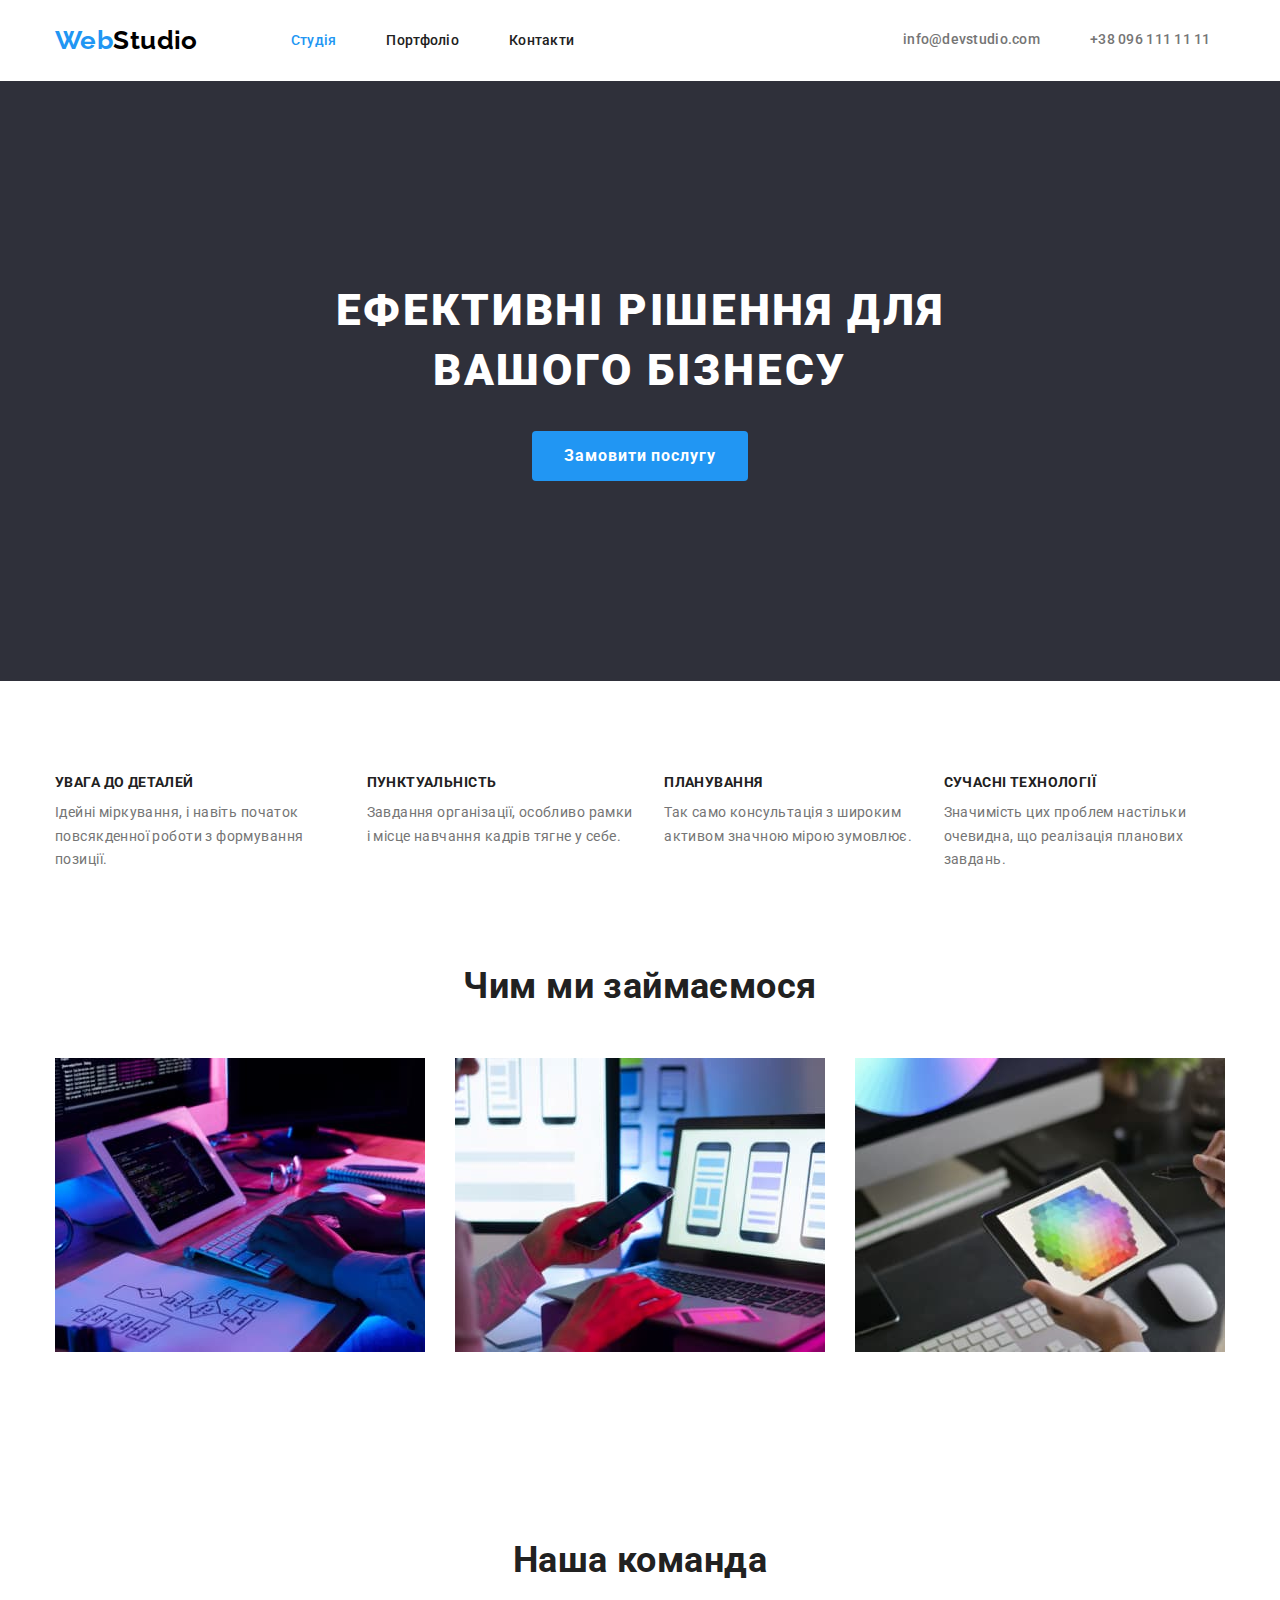
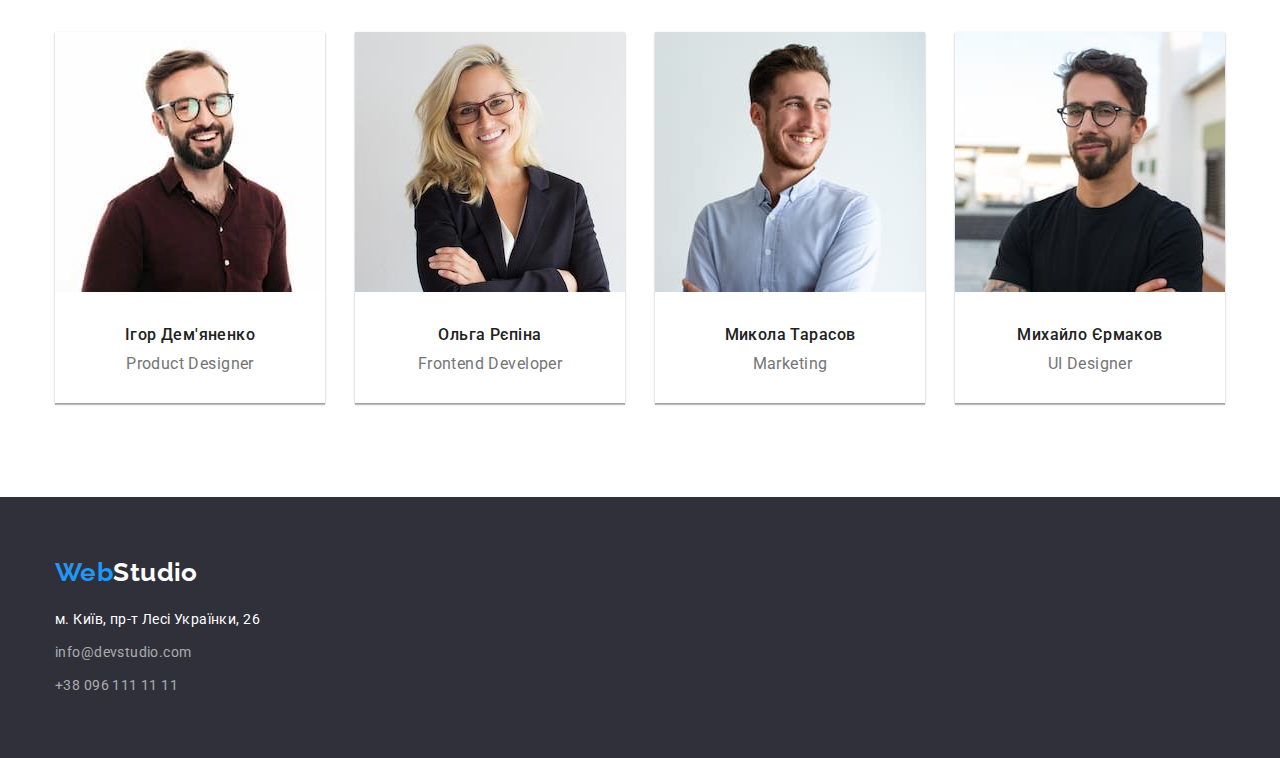
<file: index.html>
<!DOCTYPE html>
<html lang="en">
  <head>
    <meta charset="UTF-8">
    <meta http-equiv="X-UA-Compatible" content="IE=edge">
    <meta name="viewport" content="width=device-width, initial-scale=1.0">
    <title>Document</title>
    <link href="https://fonts.googleapis.com/css2?family=Raleway:wght@700&family=Roboto:wght@400;500;700;900&display=swap" rel="stylesheet">
    <link rel="stylesheet" href="https://cdnjs.cloudflare.com/ajax/libs/modern-normalize/1.1.0/modern-normalize.min.css">
    <link rel="stylesheet" href="./css/styles.css">
  </head>
    <body>
      <header >
        <main>
        <div class="container nav">
           <a  href="./index.html" class="logo"> <span class="logo-web">Web</span><span class="logo-studio">Studio</span></a>
          <nav>
            <ul class="site-nav list">
              <li class="item"><a href="./index.html" class="link current">Студія</a></li>
              <li class="item"><a href="./portfolio.html" class="link">Портфоліо</a></li>
              <li class="item"><a href="" class="link">Контакти</a></li>
            </ul>
          </nav>
          <ul class="auth nav list">
            <li class="item"><a href="mailto:info@devstudio.com" class="mailto-link">info@devstudio.com</a></li>
            <li class="item"><a href="tel:+380961111111" class="tel-link">+38 096 111 11 11 </a></li>
          </ul>
       </div>
      </header>
    <section class="hero">
      <div class="container">
      <h1 class="hero-title">Ефективні рішення для вашого бізнесу</h1>
      <button type="button" class="button">Замовити послугу</button>
      </div>
    </section>
    <section class="section">
      <!--Переваги-->
      <div class="container">
      <h2 class="visually-hidden">Переваги</h2>
      <ul class="feature-list list">
        <li class>
          <h3 class="title">УВАГА ДО ДЕТАЛЕЙ</h3>
          <p class="feature-text">
            Ідейні міркування, і навіть початок повсякденної роботи з формування
            позиції.
          </p>
        </li>
        <li>
          <h3 class="title">ПУНКТУАЛЬНІСТЬ</h3>
          <p class="feature-text">
            Завдання організації, особливо рамки і місце навчання кадрів тягне у
            себе.
          </p>
        </li>
        <li>
          <h3 class="title">ПЛАНУВАННЯ</h3>
          <p class="feature-text">Так само консультація з широким активом значною мірою зумовлює.</p>
        </li>
        <li>
          <h3 class="title">СУЧАСНІ ТЕХНОЛОГІЇ</h3>
          <p class="feature-text">
            Значимість цих проблем настільки очевидна, що реалізація планових
            завдань.
          </p>
        </li>
      </ul>
      </div>
    </section>
    <section class="section product">
      <div class="container product">
        <h2 class="section-title">Чим ми займаємося</h2>
      <ul class="list">
        <li>
          <img class="img" src="images/img1.jpg" alt="Дисконтні додатки" width="370">
        </li>
        <li>
          <img class="img" src="images/img2.jpg" alt="Мобільні додатки" width="370">
        </li>
        <li>
          <img class="img" src="images/img3.jpg" alt="Дизайнерські рішення" width="370" >
        </li>
      </ul>
      </div>
    </section>
    <section class="section team">
      <div class="container">
        <h2 class="section-title">Наша команда</h2>
       <ul class="team-list list">
          <li class="team-card">
          <img src="./images/photo1.jpg" alt="фото І.Дем'яненеко" width="270">
          <div class="card">
          <h3 class="title">Ігор Дем'яненко</h3>
          <p class="team-text">Product Designer</p>
          </div>
        </li>
          <li class="team-card">
          <img src="./images/photo2.jpg" alt="фото О.Репіна" width="270">
          <div class="card">
          <h3 class="title">Ольга Рєпіна</h3>
          <p class="team-text">Frontend Developer</p>
          </div>
        </li>
        <li class="team-card">
          <img src="./images/photo3.jpg" alt="фото М.Тарасов" width="270">
          <div class="card">
          <h3 class="title">Микола Тарасов</h3>
          <p class="team-text">Marketing</p>
          </div>
        </li>
        <li class="team-card">
          <img src="./images/photo4.jpg" alt="фото М.Єрмаков" width="270">
          <div class="card">
          <h3 class="title">Михайло Єрмаков</h3>
          <p class="team-text">UI Designer</p>
          </div>
        </li>
      </ul>
      </div>
    </section>
    </main>
    <footer class="footer">
      <div class="container">
      <a  href="./index.html" class="logo"> <span class="logo-web">Web</span><span class="footer-logo-studio">Studio</span></a>
      <address class="address">
        <ul class="link list">
          <li class="footer item"><a href="https://goo.gl/maps/DT5oAmegwwbtEfnw5" target="_blank" rel="noreferrer noopener" class="footer-address-link">м. Київ, пр-т Лесі Українки, 26</a></li>
          <li class="footer item"><a href="mailto:info@devstudio.com" class="footer-link">info@devstudio.com</a></li>
          <li class="footer item"><a href="tel:+380961111111" class="footer-link">+38 096 111 11 11 </a></li>
        </ul>
       </address>
     </div>
    </footer>
  </body>
</html>
</file>
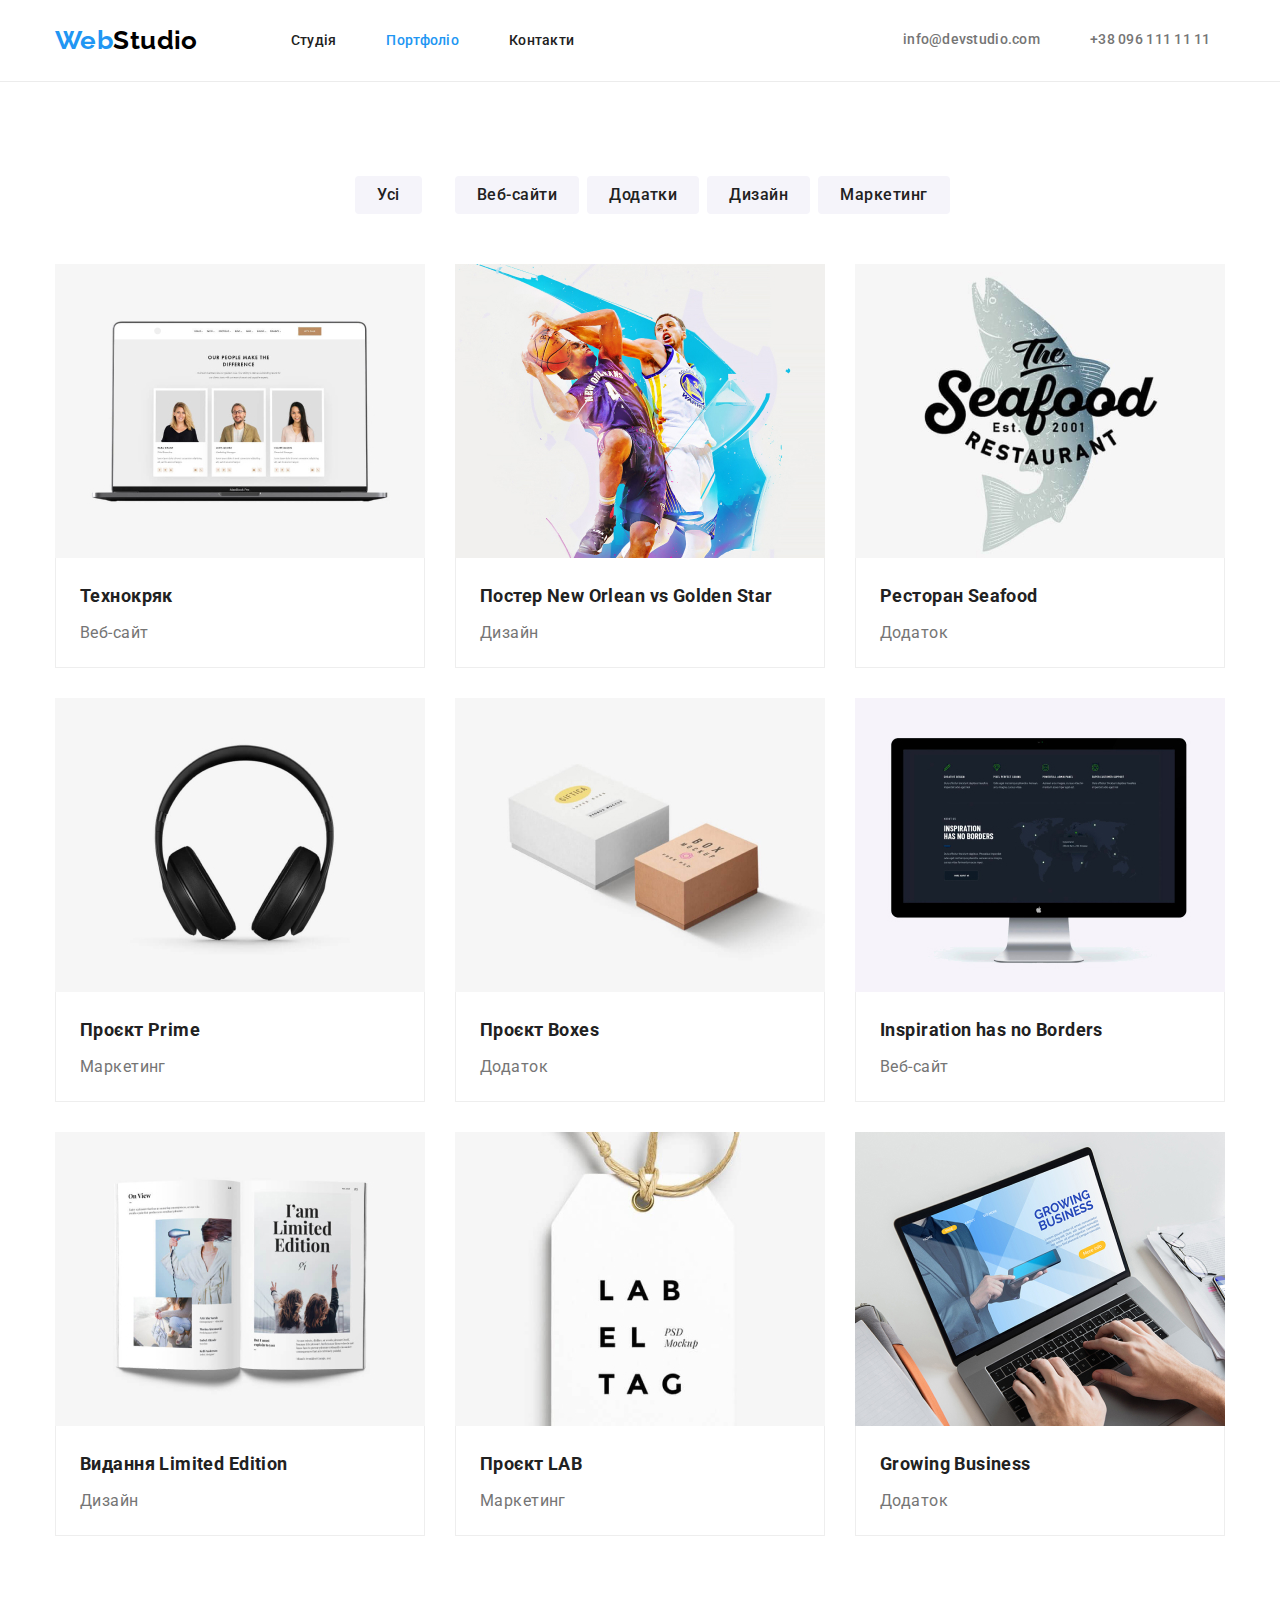
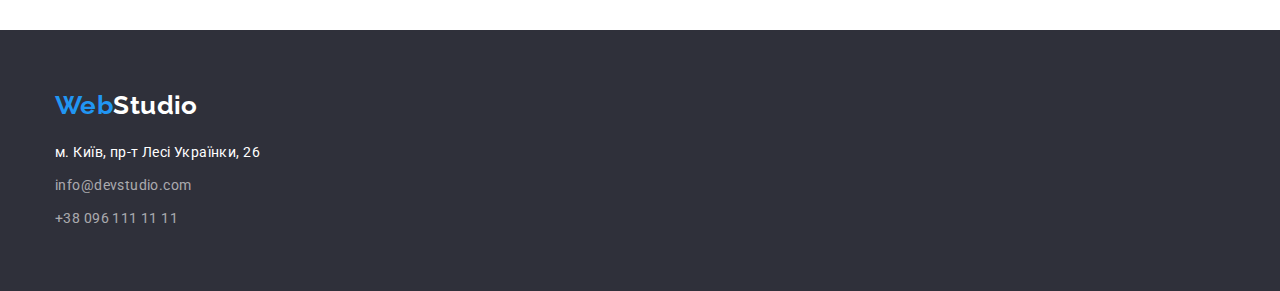
<file: portfolio.html>
<!DOCTYPE html>
<html lang="en">
  <head>
    <meta charset="UTF-8">
    <meta http-equiv="X-UA-Compatible" content="IE=edge">
    <meta name="viewport" content="width=device-width, initial-scale=1.0">
    <title>Document</title>
    <link href="https://fonts.googleapis.com/css2?family=Raleway:wght@700&family=Roboto:wght@400;500;700;900&display=swap" rel="stylesheet">
    <link rel="stylesheet" href="https://cdnjs.cloudflare.com/ajax/libs/modern-normalize/1.1.0/modern-normalize.min.css">
    <link rel="stylesheet" href="./css/styles.css">
  </head>
    <body>
      <header class="header-portfolio">
        <div class="container nav">
          <a href="./index.html" class="logo"> <span class="logo-web">Web</span><span class="logo-studio">Studio</span></a>
          <nav>
            <ul class="site-nav list">
              <li class="item"><a href="./index.html" class="link">Студія</a></li>
              <li class="item"><a href="./portfolio.html" class="link current">Портфоліо</a></li>
              <li class="item"><a href="" class="link">Контакти</a></li>
            </ul>
          </nav>
          <ul class="auth nav list">
            <li class="item"><a href="mailto:info@devstudio.com" class="mailto-link">info@devstudio.com</a></li>
            <li class="item"><a href="tel:+380961111111" class="tel-link">+38 096 111 11 11 </a></li>
          </ul>
        </div>
        </header>
    <main>
    <section class="section ">
      <div class="container">
      <h1 class="visually-hidden">Портфоліо</h1>
      <ul class="buttons list">
      <li class="filtre"><button type="button" class="button-filtre">Усі</button></li>
      <li class="filtre"><button type="button" class="button-filtre">Веб-сайти</button></li>
      <li class="filtre"><button type="button" class="button-filtre">Додатки</button></li>
      <li class="filtre"><button type="button" class="button-filtre">Дизайн</button></li>
      <li class="filtre"><button type="button" class="button-filtre">Маркетинг</button></li>
      </ul>  
      <ul class="project-list list">
        <li>
          <img class="img" src="./images/img4.jpg" alt="Фото трьох людей" width="370">
          <div class="card-portfolio">
          <h2 class="title">Технокряк</h2>
          <p class="project-text">Веб-сайт</p>
          </div>
        </li>
        <li>
          <img class="img" src="./images/img5.jpg" alt="Два баскетболіста" width="370">
          <div class="card-portfolio">
          <h2 class="title">Постер New Orlean vs Golden Star</h2>
          <p class="project-text">Дизайн</p>
          </div>
        </li>
        <li>
          <img class="img" src="./images/img6.jpg" alt="Емблема ресторану Seafood" width="370">
          <div class="card-portfolio">
          <h2 class="title">Ресторан Seafood</h2>
          <p class="project-text">Додаток</p>
          </div>
        </li>
        <li>
          <img class="img" src="./images/img7.jpg" alt="Навушники" width="370">
          <div class="card-portfolio">
          <h2 class="title">Проєкт Prime</h2>
          <p class="project-text">Маркетинг</p>
          </div>
        </li>
        <li>
          <img class="img" src="./images/img8.jpg" alt="Дві коробки" width="370">
          <div class="card-portfolio">
          <h2 class="title">Проєкт Boxes</h2>
          <p class="project-text">Додаток</p>
          </div>
        </li>
        <li>
          <img class="img" src="./images/img9.jpg" alt="Сторінка сайту Inspiration has no Borders" width="370">
          <div class="card-portfolio">
          <h2 class="title">Inspiration has no Borders</h2>
          <p class="project-text">Веб-сайт</p>
          </div>
        </li>
        <li>
          <img class="img" src="./images/img10.jpg" alt="Сторінка буклету Limited Edition" width="370">
          <div class="card-portfolio">
          <h2 class="title">Видання Limited Edition</h2>
          <p class="project-text">Дизайн</p>
          </div>
         </li>
        <li>
          <img class="img" src="./images/img11.jpg" alt="Ярлик LAB EL TAG" width="370">
          <div class="card-portfolio">
          <h2 class="title">Проєкт LAB</h2>
          <p class="project-text">Маркетинг</p>
          </div>
        </li>
        <li>
          <img class="img" src="./images/img12.jpg" alt="Сторінка додатку Growing Business" width="370">
          <div class="card-portfolio">
          <h2 class="title">Growing Business</h2>
          <p class="project-text">Додаток</p>
          </div>
        </li>
      </ul>
      </div>
    </section>
    </main>
  <footer class="footer">
    <div class="container">
      <a href="./index.html" class="logo"> <span class="logo-web">Web</span><span
          class="footer-logo-studio">Studio</span></a>
      <address class="address">
        <ul class="link list">
          <li class="footer item"><a href="https://goo.gl/maps/DT5oAmegwwbtEfnw5" target="_blank"
              rel="noreferrer noopener" class="footer-address-link">м. Київ, пр-т Лесі Українки, 26</a></li>
          <li class="footer item"><a href="mailto:info@devstudio.com" class="footer-link">info@devstudio.com</a></li>
          <li class="footer item"><a href="tel:+380961111111" class="footer-link">+38 096 111 11 11 </a></li>
        </ul>
      </address>
    </div>
  </footer>
  </body>
</html>
</file>
<file: css/styles.css>
html {
    box-sizing: border-box;
}

*,
*::before, *::after {
    box-sizing: inherit;
}

:root {
    --primare-text-color:  #757575; 
    --title-text-color: #212121;
    --accent-color: #2196F3;
    --second-font: Raleway, sans-serif;
    --primare-background-color: #ffffff;
}


.list {
    padding-left: 0;
    margin: 0;
    list-style: none;
}

h1,
h2,
h3,
h4,
h5,
h6,
p {
    margin: 0;
}
.img {
 display: block;
 min-width: 100%;
 height: auto;
}
.addres {
    font-style: normal;
}
.button {
    display: block;
    cursor: pointer;
    border: none;
    border-radius: 4px;
}
.section {
    padding-top: 94px;
    padding-bottom: 94px;

}
.container {
    width: 1200px;
    padding: 0 15px;
    margin: 0 auto;
}
.link {
    text-decoration: none;
}



body {
    margin: 0;
    color: var(--primare-text-color);
    background-color: var(--primare-background-color);
    font-family: Roboto, sans-serif;
    font-size: 14px;
    letter-spacing: .03em;

}
/* основний колір тексту*/
/* додатковий колір, заголовки  #212121*/
/* білий #FFFFFF */
/* акцент, фокус #2196F3 */
/* Studio #000000 */
/* ховер #F5F4FA */
/* додатковий фон#F5F4FA */
/* підсвічення кнопки hero #188ce8 */
/* фон footer #2f303a */




.container.nav {
    display: flex;
    align-items: center;
    

}

/* Logo */
.logo {
    display: block;
    text-decoration: none; 
    font-weight: 700;
    font-size: 26px;
    line-height: 1.19;
    font-family:  var(--second-font);
}
.logo-studio {
    color: #000000;
 }
.logo-web {
    color: var(--accent-color);
}
/* site nav */

.site-nav.list{
    display: flex;
    margin-left: 93px;


}

.site-nav .item {
 display: block;
 margin-right: 50px;
 padding-top: 32px;
 padding-bottom: 32px;
}
.site-nav .item:last-child {
    margin-right: 0;
}

.site-nav .link {
    color: var(--title-text-color);

    font-weight: 500;
    line-height: 1.14;
    letter-spacing: .02em;
    text-decoration: none;
}
.site-nav .link:hover,
.site-nav .link:focus  {
        color: var(--accent-color);
    }
.site-nav .current {
   color: var(--accent-color);
}
.auth.nav {
display: flex;
margin-left: auto;
}

.auth.nav .item +.item {
    margin-left: 50px;
}

.tel-link {
     display: block;
     width: 135px;
     height: 16px;
      color: var(--primare-text-color);
      font-weight: 500;
      line-height: 1.14;
      letter-spacing: .02em;
      text-decoration: none;
  }
.mailto-link {
    display: block;
    color: var(--primare-text-color);
    font-weight: 500;
    line-height: 1.14;
    letter-spacing: .02em;
    text-decoration: none;
}

.mailto-link:hover,
.mailto-link:focus {
    color: var(--accent-color);
}

.tel-link:hover,
.tel-link:focus {
    color: var(--accent-color);
} 
 .header-portfolio { 
border-bottom: 1px solid #ececec;
 }
    
.hero {
    text-align: center;
    padding: 200px 0;
    background-color: #2f303a;
}

.hero-title {
    display: block;
    width: 696px;
    margin: 0 auto 30px;
    
    text-align: center;
    align-items: center;
    
    color: #FFFFFF;

    font-weight: 900;
    font-size: 44px;
    line-height: 1.36;
    letter-spacing: .06em;
    text-transform: uppercase;
  }
/* Button */
.button {
    display: inline-block;
    min-width: 216px;
    padding: 10px 32px;
    text-align: center;
    
    color: #FFFFFF;
    background-color: var(--accent-color);

    font-family: Roboto, sans-serif;
    font-weight: 700;
    font-size: 16px;
    line-height: 1.875;
    letter-spacing: .06em;
   
}
.button:hover,
.button:focus {
    background-color: #188ce8;
}
 
/* Прихований заголовок Переваги */
.visually-hidden {
    position: absolute;
    width: 1px;
    height: 1px;
    margin: -1px;
    border: 0;
    padding: 0;
    white-space: nowrap;
    clip-path: inset(100%);
    clip: rect(0 0 0 0);
    overflow: hidden;
  }

/* Заголовки */

.section-title {
    margin-top: 0;
    margin-bottom: 50px;
    text-align: center;

    color: var(--title-text-color);

    font-weight: 700;
    font-size: 36px;
    line-height: 1.16;
}   
.team-list .title {
    margin-top: 0;
    margin-bottom: 10px;
    text-align: center;
   
    color: var(--title-text-color);

    font-weight: 500;
    font-size: 16px;
    line-height: 1.19;
    }

.feature-list .title{
    margin-top: 0;
    margin-bottom: 10px;
    text-align: start;

    color: var(--title-text-color);

    font-weight: 700;
    font-size: 14px;
    line-height: 1.14;
    text-transform: uppercase;
    }
 .feature-text {
     margin-top: 0;
     margin-bottom: 0;
     text-align: start;

    line-height: 1.71;
 }      

 .container .feature-list {
     display: flex;
     flex-basis: calc((100%-3*30px)/4);
     gap: 30px;
     
 }
.section.product {
    padding-top: 0;
}
 .container.product .list {
     display: flex;
     flex-basis: calc((100%-3*30px)/3);
     gap: 30px;
 }

  
 .team-text {
    margin: 0;
    text-align: center;

    font-size: 16px;
    line-height: 1.19;
 }
 
.container .team-list {
    display: flex;
    flex-basis: calc((100%-3*30px)/4);
    gap: 30px;

}

.card {
    padding-top: 30px;
    padding-bottom: 30px;   
    }

.team-card {
    background-color: #ffffff;
    box-shadow: 0px 1px 3px rgba(0, 0, 0, 0.12), 0px 1px 1px
    rgba(0, 0, 0, 0.14), 0px 2px 1px rgba(0, 0, 0, 0.2);
    border-radius: 0px 0px px px;
}
 .section-team {
     background-color: #F5F4FA;
 }
 .footer {
    padding: 60px 0;
    background-color: #2f303a;
 }

/* footer*/
.footer-address-link {
    color: #FFFFFF;
    line-height: 1.71;
    text-decoration: none;
    font-style: normal;
}
.footer-link {
    color: rgba(255, 255, 255, 0.6);
    line-height: 1.71;
    text-decoration: none;
    font-style: normal;
}

.footer-address-link:hover,
.footer-address-link:focus,
.footer-link:hover,
.footer-link:focus {
    color: var(--accent-color);
}
.footer-logo-studio {
    color: #ffffff;
}

.container .logo {
    display: block;
    text-align: start;
}
.address {
    margin-top: 20px;
}
.footer.item:not(:last-child) {
    margin-bottom: 9px;
}
.footer.item {
    padding: 0;
}


/* Фільтри Портфоліо*/
.buttons.list  {
     display: flex;
     justify-content:center ;
     margin-bottom: 50px;
     gap: 8px;
     
     }

 .button-filtre {
   padding: 6px 22px;
    border: none;
    border-radius: 4px;

    color: var(--title-text-color);
    background-color: #F5F4FA;

    font-family: Roboto, sans-serif;
    font-weight: 500;
    font-size: 16px;
    line-height: 1.63;
    letter-spacing: .03em;
    cursor: pointer;
 }
 .buttons.list .filtre:first-child {
     padding: 0px 25px;
      
 }

.button-filtre:hover,
.button-filtre:focus {
    color: #FFFFFF;
    background-color:var(--accent-color);
} 


/* Проекти Портфоліо*/


.container .project-list {
    display: flex;
    flex-wrap: wrap;
    gap: 30px;

}

.project-list .title {
    display: block;
    margin-top: 0;
    margin-bottom: 4px;

    color: var(--title-text-color);

    font-weight: 700;
    font-size: 18px;
    line-height: 2;
}

.project-text {
    display: block;
    margin-top: 0;
    margin-bottom: 0;
    
    font-size: 16px;
    line-height: 1.875;
}
.card-portfolio {
    text-align: left;
    height: 110px;
    padding: 20px 24px 20px 24px;
    border-bottom: 1px solid #EEEEEE;
    border-right: 1px solid #EEEEEE;
    border-left: 1px solid #EEEEEE;
}
</file>
